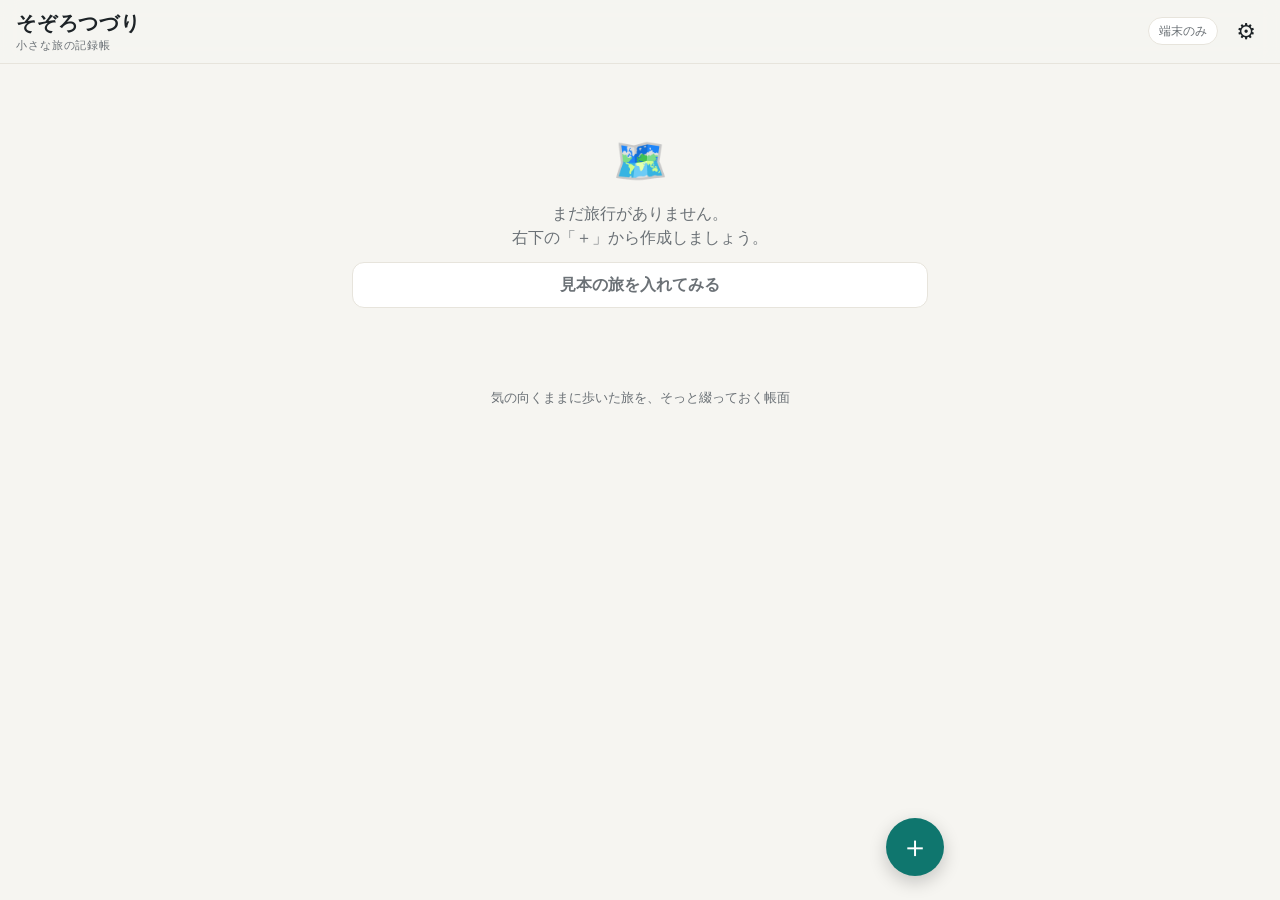
<file: web/index.html>
<!DOCTYPE html>
<html lang="ja">
<head>
<meta charset="utf-8">
<meta name="viewport" content="width=device-width, initial-scale=1, viewport-fit=cover">
<title>そぞろつづり</title>
<meta name="description" content="そぞろつづり ― 小さな旅の記録帳">
<meta name="theme-color" content="#f6f5f1" media="(prefers-color-scheme: light)">
<meta name="theme-color" content="#111315" media="(prefers-color-scheme: dark)">
<link rel="manifest" href="manifest.webmanifest">
<link rel="icon" href="icons/icon.svg" type="image/svg+xml">
<link rel="apple-touch-icon" href="icons/apple-touch-icon.png">
<meta name="apple-mobile-web-app-capable" content="yes">
<meta name="apple-mobile-web-app-title" content="そぞろつづり">
<link rel="stylesheet" href="app.css">
</head>
<body>
<div id="app"><div class="splash">読み込み中…</div></div>
<datalist id="dl-cur">
  <option value="JPY"><option value="USD"><option value="EUR"><option value="KRW"><option value="TWD">
  <option value="CNY"><option value="HKD"><option value="THB"><option value="SGD"><option value="GBP"><option value="AUD">
</datalist>
<datalist id="dl-pack"></datalist>
<datalist id="dl-spot"></datalist>
<noscript>このアプリを使うには JavaScript を有効にしてください。</noscript>
<script type="module" src="js/app.js"></script>
</body>
</html>
</file>
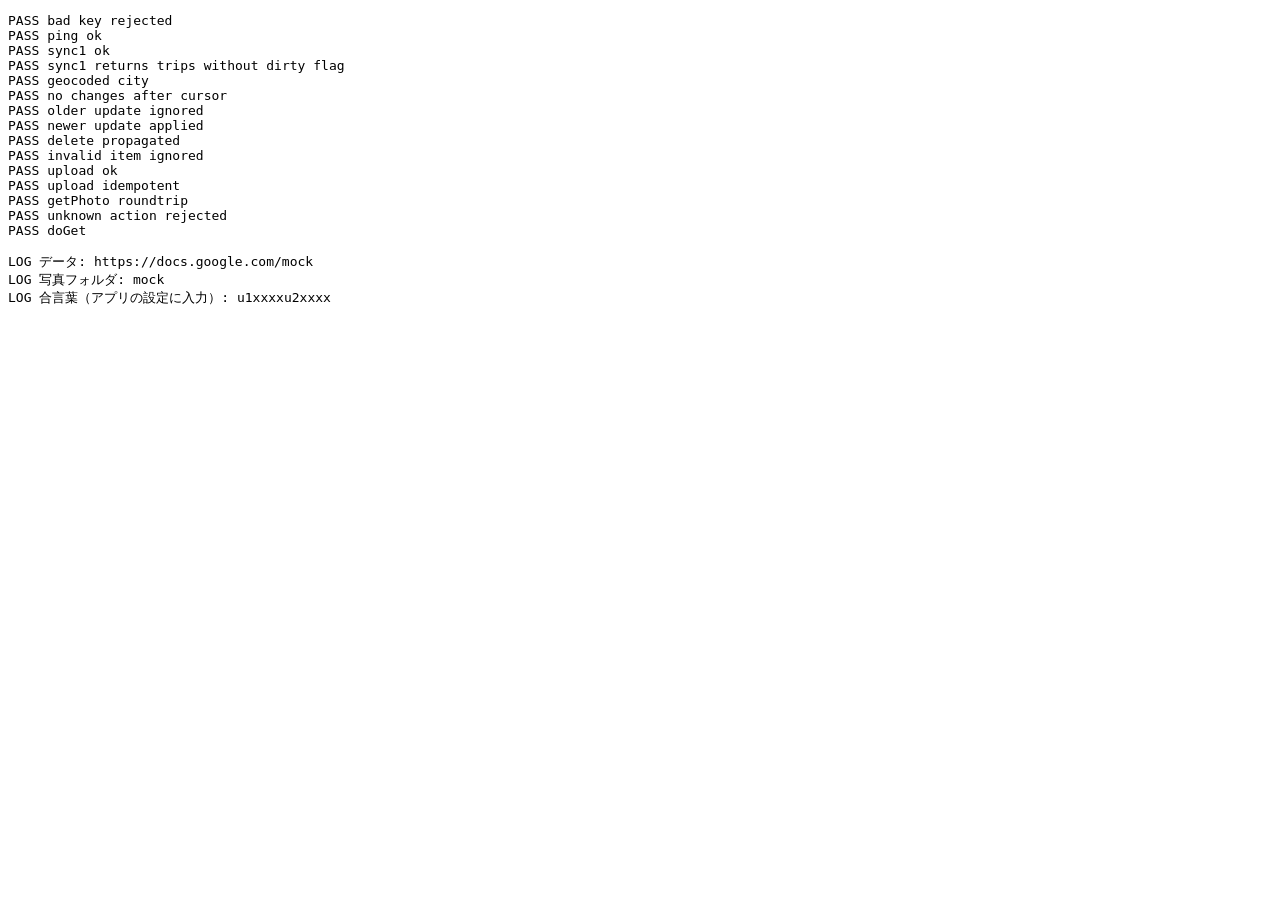
<file: tests/gas-test.html>
<!DOCTYPE html>
<!--
  GAS（gas/Code.gs）の同期APIを、ブラウザ上の模擬環境で確かめるテスト。
  使い方：リポジトリの一番上のフォルダで
    python -m http.server 8765
  を実行し、ブラウザで http://localhost:8765/tests/gas-test.html を開く。
  すべて PASS になれば OK。
-->
<meta charset="utf-8">
<title>GAS API テスト</title>
<pre id="out">running…</pre>
<script src="gas-mock.js"></script>
<script src="../gas/Code.gs"></script>
<script>
function post(body) { return doPost({ postData: { contents: JSON.stringify(body) } }).body; }
const results = [];
function check(name, cond) { results.push((cond ? 'PASS ' : 'FAIL ') + name); }
try {
  setup();
  const key = props.API_KEY;
  check('bad key rejected', post({ action: 'ping', key: 'x' }).ok === false);
  check('ping ok', post({ action: 'ping', key }).ok === true);

  const t1 = { id: 'T1', title: '旅', updatedAt: '2026-11-27T10:00:00.000Z', deleted: 0, dirty: 1 };
  const i1 = { id: 'I1', tripId: 'T1', type: 'log', memo: 'a', lat: '35.7', lng: '140.8', updatedAt: '2026-11-27T10:00:01.000Z', deleted: 0 };
  const i2 = { id: 'I2', tripId: 'T1', type: 'expense', amount: '100', updatedAt: '2026-11-27T10:00:02.000Z', deleted: 0 };
  let r = post({ action: 'sync', key, since: '', changes: { trips: [t1], items: [i1, i2] } });
  check('sync1 ok', r.ok);
  check('sync1 returns trips without dirty flag', r.changes.trips.length === 1 && r.changes.trips[0].dirty === undefined);
  const log1 = r.changes.items.find(x => x.id === 'I1');
  check('geocoded city', log1 && log1.city === '銚子市' && log1.pref === '千葉県' && log1.geocoded === '1');
  const cursor = r.cursor;

  r = post({ action: 'sync', key, since: cursor, changes: {} });
  check('no changes after cursor', r.changes.trips.length === 0 && r.changes.items.length === 0);

  post({ action: 'sync', key, since: cursor, changes: { items: [Object.assign({}, i2, { amount: '999', updatedAt: '2026-11-27T09:00:00.000Z' })] } });
  const all = post({ action: 'sync', key, since: '', changes: {} });
  check('older update ignored', all.changes.items.find(x => x.id === 'I2').amount === '100');

  r = post({ action: 'sync', key, since: cursor, changes: { items: [Object.assign({}, i2, { amount: '500', updatedAt: '2026-11-27T11:00:00.000Z' })] } });
  check('newer update applied', r.changes.items.some(x => x.id === 'I2' && x.amount === '500'));

  r = post({ action: 'sync', key, since: cursor, changes: { items: [Object.assign({}, i2, { deleted: 1, updatedAt: '2026-11-27T12:00:00.000Z' })] } });
  check('delete propagated', r.changes.items.some(x => x.id === 'I2' && x.deleted === 1));

  r = post({ action: 'sync', key, since: '', changes: { items: [{ id: 'BAD' }] } });
  check('invalid item ignored', !r.changes.items.some(x => x.id === 'BAD'));

  const data = btoa('fakejpegbytes');
  r = post({ action: 'uploadPhoto', key, photo: { id: 'P1', itemId: 'I1', tripId: 'T1', mime: 'image/jpeg', data } });
  check('upload ok', r.ok && r.fileId);
  const again = post({ action: 'uploadPhoto', key, photo: { id: 'P1', itemId: 'I1', tripId: 'T1', mime: 'image/jpeg', data } });
  check('upload idempotent', again.ok && again.fileId === r.fileId && again.existed);
  const g = post({ action: 'getPhoto', key, id: 'P1' });
  check('getPhoto roundtrip', g.ok && atob(g.data) === 'fakejpegbytes' && g.itemId === 'I1');
  check('unknown action rejected', post({ action: 'zzz', key }).ok === false);
  check('doGet', doGet().body.ok === true);
} catch (e) {
  results.push('ERROR ' + e.stack);
}
document.getElementById('out').textContent = results.join('\n') + '\n\n' + out.join('\n');
</script>
</file>
<file: web/app.css>
:root{
  --bg:#f6f5f1; --card:#ffffff; --text:#1d2327; --sub:#6b7176; --line:#e7e4dc;
  --accent:#0f766e; --accent-ink:#ffffff; --accent-soft:#e0f2ef;
  --today:#fff6e0; --today-line:#f2c46b; --danger:#c2410c; --ok:#15803d; --warn:#b45309;
  --radius:14px; --shadow:0 1px 2px rgba(20,20,20,.05),0 4px 14px rgba(20,20,20,.05);
  --tabbar-h:62px;
}
@media (prefers-color-scheme:dark){
  :root{
    --bg:#111315; --card:#1b1e21; --text:#e9eaeb; --sub:#9ba1a6; --line:#2c3034;
    --accent:#2dd4bf; --accent-ink:#06201d; --accent-soft:#133a36;
    --today:#2a2414; --today-line:#8a6a26; --danger:#fb923c; --ok:#4ade80; --warn:#fbbf24;
    --shadow:none;
  }
}
*{box-sizing:border-box;-webkit-tap-highlight-color:transparent}
html,body{margin:0;background:var(--bg);color:var(--text)}
body{font-family:system-ui,-apple-system,"Hiragino Sans","Noto Sans JP","Yu Gothic UI",sans-serif;font-size:16px;line-height:1.5;overflow-x:hidden}
button,input,textarea,select{font:inherit;color:inherit}
button{cursor:pointer}
a{color:var(--accent);text-decoration:none}
h1,h2,h3,p{margin:0}
img{max-width:100%;display:block}

.topbar{position:sticky;top:0;z-index:20;display:flex;align-items:center;gap:6px;min-height:56px;padding:8px 12px;padding-top:calc(8px + env(safe-area-inset-top));
  background:var(--bg);background:color-mix(in srgb,var(--bg) 90%,transparent);-webkit-backdrop-filter:blur(10px);backdrop-filter:blur(10px);border-bottom:1px solid var(--line)}
.brand{font-size:20px;font-weight:700;padding-left:4px;letter-spacing:.04em;flex:1;font-family:"Hiragino Mincho ProN","Yu Mincho","Noto Serif JP",serif}
.brand small{display:block;font-size:11px;font-weight:500;color:var(--sub);letter-spacing:.08em;font-family:system-ui,sans-serif}
.tb-title{flex:1;min-width:0;font-weight:700;font-size:17px;white-space:nowrap;overflow:hidden;text-overflow:ellipsis;text-align:center}
.icon-btn{width:44px;height:44px;flex-shrink:0;border:0;background:transparent;border-radius:12px;font-size:22px;display:grid;place-items:center;color:var(--text)}
.icon-btn:active{background:var(--line)}
.sync-chip{border:1px solid var(--line);background:var(--card);border-radius:999px;font-size:12px;padding:4px 10px;color:var(--sub);white-space:nowrap}
.sync-chip.pending{color:var(--warn);border-color:currentColor}
.sync-chip.err{color:var(--danger);border-color:currentColor}
.sync-chip.ok{color:var(--ok)}

.wrap{max-width:640px;margin:0 auto;padding:16px 16px 120px}
.has-tabbar .wrap{padding-bottom:calc(170px + env(safe-area-inset-bottom))}
.sec{font-size:13px;font-weight:700;color:var(--sub);margin:20px 4px 8px;letter-spacing:.06em}
.sec:first-child{margin-top:4px}
.list{display:grid;gap:10px}
.card{background:var(--card);border:1px solid var(--line);border-radius:var(--radius);box-shadow:var(--shadow)}

.trip-card{display:flex;align-items:center;gap:12px;padding:14px 16px;cursor:pointer}
.trip-card:active{transform:scale(.99)}
.trip-card.past{opacity:.78}
.tc-main{flex:1;min-width:0}
.tc-title{font-weight:700;font-size:17px;overflow:hidden;text-overflow:ellipsis;white-space:nowrap}
.tc-sub{color:var(--sub);font-size:13px;margin-top:2px}

.pill{display:inline-block;flex-shrink:0;font-size:12px;font-weight:700;padding:3px 10px;border-radius:999px;background:var(--line);color:var(--sub);white-space:nowrap}
.pill.ongoing{background:var(--accent);color:var(--accent-ink)}
.pill.upcoming{background:var(--accent-soft);color:var(--accent)}
.pill.today{background:var(--today-line);color:#3b2a05}
.pill.ok{background:var(--ok);color:#fff}
.tag{display:inline-block;font-size:12px;padding:2px 9px;border-radius:999px;background:var(--accent-soft);color:var(--accent);margin:4px 6px 0 0}
.tag.spot{background:var(--today);color:var(--warn)}

.empty{text-align:center;color:var(--sub);padding:48px 16px}
.empty-ico{font-size:44px;margin-bottom:8px}
.foot{text-align:center;font-size:13px;margin-top:32px;color:var(--sub)}

/* trip hero */
.hero{padding:4px 4px 16px}
.hero-sub{color:var(--sub);font-size:14px}
.hero-date{font-weight:700;font-size:18px;margin:2px 0 8px}
.hero-memo{margin-top:10px;font-size:14px;color:var(--sub);white-space:pre-wrap;word-break:break-word}
.hero-actions{display:flex;gap:8px;margin-top:12px;flex-wrap:wrap}
.chip-btn{border:1px solid var(--line);background:var(--card);border-radius:999px;padding:6px 12px;font-size:13px;font-weight:600}

/* schedule */
.day{margin-bottom:14px;scroll-margin-top:68px}
.day-head{display:flex;align-items:center;gap:8px;padding:4px 4px 6px}
.day-no{font-weight:700;color:var(--accent)}
.day-date{font-weight:700}
.spacer{flex:1}
.mini{border:1px solid var(--line);background:var(--card);border-radius:10px;width:34px;height:30px;font-size:18px;line-height:1;color:var(--accent)}
.day.today .day-card{border-color:var(--today-line);background:var(--today)}
.day-card{padding:4px 0}
.day-empty{color:var(--sub);font-size:14px;padding:10px 16px}
.tl{list-style:none;margin:0;padding:0}
.tl-item{display:flex;gap:12px;padding:10px 14px;cursor:pointer;border-top:1px solid var(--line)}
.tl-item:first-child{border-top:0}
.tl-item:active{background:var(--line)}
.tl-time{width:48px;flex-shrink:0;font-variant-numeric:tabular-nums;font-weight:700;color:var(--accent);font-size:15px;padding-top:1px}
.tl-time.none{color:var(--sub);font-weight:400}
.tl-body{flex:1;min-width:0}
.tl-title{font-weight:600;word-break:break-word}
.tl-links{margin-top:2px}
.tl-links a{display:inline-block;font-size:14px;margin-right:14px;word-break:break-all}
.tl-memo{font-size:14px;color:var(--sub);white-space:pre-wrap;word-break:break-word;margin-top:2px}

/* logs */
.log{padding:12px 14px;margin-bottom:12px;cursor:pointer}
.log-meta{display:flex;gap:8px;align-items:center;font-size:13px;color:var(--sub);margin-bottom:6px}
.log-text{white-space:pre-wrap;word-break:break-word}
.photos{display:grid;gap:4px;margin:8px 0 2px;border-radius:10px;overflow:hidden}
.photos.n1{grid-template-columns:1fr}
.photos.n2,.photos.n4{grid-template-columns:1fr 1fr}
.photos.n3{grid-template-columns:1fr 1fr 1fr}
.photos .ph{aspect-ratio:1;background:var(--line);overflow:hidden;position:relative}
.photos.n1 .ph{aspect-ratio:4/3}
.photos .ph img{width:100%;height:100%;object-fit:cover}
.ph-missing{display:grid;place-items:center;width:100%;height:100%;font-size:12px;color:var(--sub);text-align:center;padding:6px}
.ph-badge{position:absolute;right:4px;bottom:4px;background:rgba(0,0,0,.55);color:#fff;font-size:10px;padding:1px 6px;border-radius:6px}

/* packing */
.progress{padding:14px 16px;margin-bottom:14px}
.progress .row{display:flex;justify-content:space-between;align-items:center;font-weight:700;margin-bottom:8px}
.bar-bg{height:8px;border-radius:99px;background:var(--line);overflow:hidden}
.bar-fg{height:100%;background:var(--accent);border-radius:99px;transition:width .3s}
.group{margin-bottom:14px}
.group h3{font-size:13px;color:var(--sub);font-weight:700;margin:0 4px 6px}
.check{display:flex;align-items:center;border-top:1px solid var(--line)}
.check:first-child{border-top:0}
.cb{width:52px;height:48px;flex-shrink:0;border:0;background:transparent;display:grid;place-items:center}
.cb i{width:24px;height:24px;border:2px solid var(--sub);border-radius:7px;display:grid;place-items:center;font-style:normal;font-size:15px;color:transparent;transition:all .15s}
.check.done .cb i{background:var(--accent);border-color:var(--accent);color:var(--accent-ink)}
.ck-body{flex:1;min-width:0;padding:10px 14px 10px 0;cursor:pointer}
.check.done .ck-title{text-decoration:line-through;color:var(--sub)}
.ck-memo{font-size:13px;color:var(--sub)}

/* expense */
.sum{padding:16px;margin-bottom:14px}
.sum-total{display:flex;justify-content:space-between;align-items:baseline;margin-bottom:10px}
.sum-total strong{font-size:26px;font-variant-numeric:tabular-nums}
.split{display:flex;gap:8px;margin-bottom:12px}
.split div{flex:1;background:var(--bg);border-radius:10px;padding:8px 10px;font-size:13px;color:var(--sub)}
.split b{display:block;color:var(--text);font-size:16px;font-variant-numeric:tabular-nums}
.cat-row{display:grid;grid-template-columns:6em 1fr auto;gap:10px;align-items:center;font-size:14px;padding:3px 0}
.cat-bar{height:6px;background:var(--line);border-radius:99px;overflow:hidden}
.cat-bar i{display:block;height:100%;background:var(--accent);border-radius:99px}
.cat-amt{font-variant-numeric:tabular-nums;text-align:right}
.ex-item{display:flex;align-items:center;gap:12px;padding:12px 14px;border-top:1px solid var(--line);cursor:pointer}
.ex-item:first-child{border-top:0}
.ex-item:active{background:var(--line)}
.ex-ico{font-size:20px;width:28px;text-align:center}
.ex-main{flex:1;min-width:0}
.ex-title{font-weight:600;word-break:break-word}
.ex-sub{font-size:13px;color:var(--sub)}
.ex-amt{font-weight:700;font-variant-numeric:tabular-nums;white-space:nowrap}

/* notes */
.note{padding:14px 16px;cursor:pointer}
.note-title{font-weight:700;margin-bottom:4px;word-break:break-word}
.note-body{white-space:pre-wrap;word-break:break-word;font-size:15px}

.hint{text-align:center;color:var(--sub);padding:40px 16px}
.hint .empty-ico{font-size:36px}
.btn{display:block;width:100%;min-height:46px;border-radius:12px;border:1px solid var(--line);background:var(--card);font-weight:700;margin-top:12px;padding:10px 14px}
.btn.primary{background:var(--accent);border-color:var(--accent);color:var(--accent-ink)}
.btn.danger{color:var(--danger);margin-top:20px}
.btn.danger.armed{background:var(--danger);border-color:var(--danger);color:#fff}
.btn:disabled{opacity:.5}
.btn-row{display:flex;gap:8px}
.btn-row .btn{margin-top:8px}

/* settings */
.set{padding:16px;margin-bottom:14px}
.set h2{font-size:16px;margin-bottom:6px}
.set p{font-size:14px;color:var(--sub);margin-bottom:8px}
.kv{display:grid;grid-template-columns:auto 1fr;gap:4px 12px;font-size:14px}
.kv dt{color:var(--sub)}
.kv dd{margin:0;word-break:break-all}

/* floating + tab bar */
.fab{position:fixed;right:max(16px,calc(50% - 304px));bottom:calc(24px + env(safe-area-inset-bottom));width:58px;height:58px;border-radius:50%;border:0;background:var(--accent);color:var(--accent-ink);font-size:30px;line-height:1;box-shadow:0 6px 18px rgba(0,0,0,.2);z-index:30}
.fab.with-nav{bottom:calc(var(--tabbar-h) + 22px + env(safe-area-inset-bottom))}
.fab:active{transform:scale(.95)}
.tabbar{position:fixed;left:0;right:0;bottom:0;z-index:25;display:grid;grid-template-columns:repeat(5,1fr);background:var(--card);border-top:1px solid var(--line);padding-bottom:env(safe-area-inset-bottom)}
.tab{border:0;background:transparent;height:var(--tabbar-h);display:flex;flex-direction:column;align-items:center;justify-content:center;gap:1px;font-size:11px;color:var(--sub);font-weight:600}
.tab-ico{font-size:21px;filter:grayscale(1);opacity:.6}
.tab.on{color:var(--accent)}
.tab.on .tab-ico{filter:none;opacity:1}

/* bottom sheet */
.overlay{position:fixed;inset:0;z-index:50;background:rgba(0,0,0,.42);display:flex;align-items:flex-end;justify-content:center;animation:fade .15s}
.sheet{width:100%;max-width:640px;max-height:92vh;overflow:auto;background:var(--card);border-radius:18px 18px 0 0;padding:0 16px calc(20px + env(safe-area-inset-bottom));animation:up .22s ease-out}
.sheet-head{position:sticky;top:0;background:var(--card);display:flex;align-items:center;justify-content:space-between;padding:12px 0;margin-bottom:6px;border-bottom:1px solid var(--line);z-index:1}
.link-btn{border:0;background:transparent;color:var(--accent);padding:8px 4px;min-width:72px;text-align:left}
.link-btn:last-child{text-align:right}
.link-btn.strong{font-weight:700}
.link-btn:disabled{opacity:.4}
.fields{display:grid;grid-template-columns:1fr 1fr;gap:12px}
.f{grid-column:1/-1;min-width:0}
.f.half{grid-column:auto}
.f-label{display:block;font-size:13px;color:var(--sub);font-weight:600;margin:0 2px 4px}
.f-label em{color:var(--danger);font-style:normal}
.f-help{font-size:12px;color:var(--sub);margin:4px 2px 0}
.f input,.f textarea,.f select{width:100%;min-width:0;min-height:46px;border:1px solid var(--line);border-radius:10px;background:var(--bg);padding:10px 12px;font-size:16px;outline:none}
.f input[type=date],.f input[type=time]{-webkit-appearance:none;appearance:none;display:block}
.f textarea{resize:vertical;line-height:1.5}
.f input:focus,.f textarea:focus{border-color:var(--accent)}
.chips{display:flex;flex-wrap:wrap;gap:8px}
.chip{position:relative}
.chip input{position:absolute;opacity:0;pointer-events:none}
.chip span{display:inline-block;padding:8px 12px;border-radius:999px;border:1px solid var(--line);background:var(--bg);font-size:14px}
.chip input:checked + span{background:var(--accent);border-color:var(--accent);color:var(--accent-ink);font-weight:700}
.photo-pick{display:grid;grid-template-columns:repeat(4,1fr);gap:6px}
.photo-pick .ph{aspect-ratio:1;border-radius:10px;overflow:hidden;position:relative;background:var(--line)}
.photo-pick .ph img{width:100%;height:100%;object-fit:cover}
.photo-pick .ph button{position:absolute;top:2px;right:2px;width:26px;height:26px;border-radius:50%;border:0;background:rgba(0,0,0,.6);color:#fff;font-size:14px;line-height:1}
.photo-add{aspect-ratio:1;border:2px dashed var(--line);border-radius:10px;display:grid;place-items:center;color:var(--sub);font-size:13px;text-align:center;cursor:pointer;background:transparent}
.geo-row{display:flex;gap:8px;align-items:center;flex-wrap:wrap;font-size:13px;color:var(--sub)}
.preview-img{width:100%;border-radius:12px;border:1px solid var(--line)}

.toast{position:fixed;left:50%;bottom:calc(96px + env(safe-area-inset-bottom));transform:translateX(-50%) translateY(20px);max-width:calc(100% - 32px);background:#222;color:#fff;padding:10px 16px;border-radius:12px;font-size:14px;z-index:90;box-shadow:0 6px 18px rgba(0,0,0,.25);opacity:0;pointer-events:none;transition:opacity .2s,transform .2s}
.toast.show{opacity:1;transform:translateX(-50%)}
.toast.err{background:var(--danger)}
.splash{padding:80px 16px;text-align:center;color:var(--sub)}
.banner{background:var(--today);border:1px solid var(--today-line);border-radius:12px;padding:10px 14px;font-size:14px;margin-bottom:14px}
.banner button{margin-top:6px}

@keyframes fade{from{opacity:0}to{opacity:1}}
@keyframes up{from{transform:translateY(40px);opacity:.4}to{transform:none;opacity:1}}
@media (prefers-reduced-motion:reduce){*{animation:none!important;transition:none!important}}

/* highlight options & confirm dialog */
.hl-warn{margin:12px 0 0;padding:10px 12px;border-radius:10px;background:var(--today);border:1px solid var(--today-line);font-size:13px}
.dialog-ov{align-items:center;padding:16px;z-index:60}
.dialog{width:100%;max-width:420px;background:var(--card);border-radius:16px;padding:20px 18px 16px;box-shadow:0 10px 40px rgba(0,0,0,.25);animation:up .18s ease-out}
.dialog-title{font-weight:700;font-size:17px;margin-bottom:10px}
.dialog-body{font-size:14px;margin:0 0 8px;line-height:1.6}
.dialog-note{font-size:12px;color:var(--sub);margin:4px 0 0}
</file>
